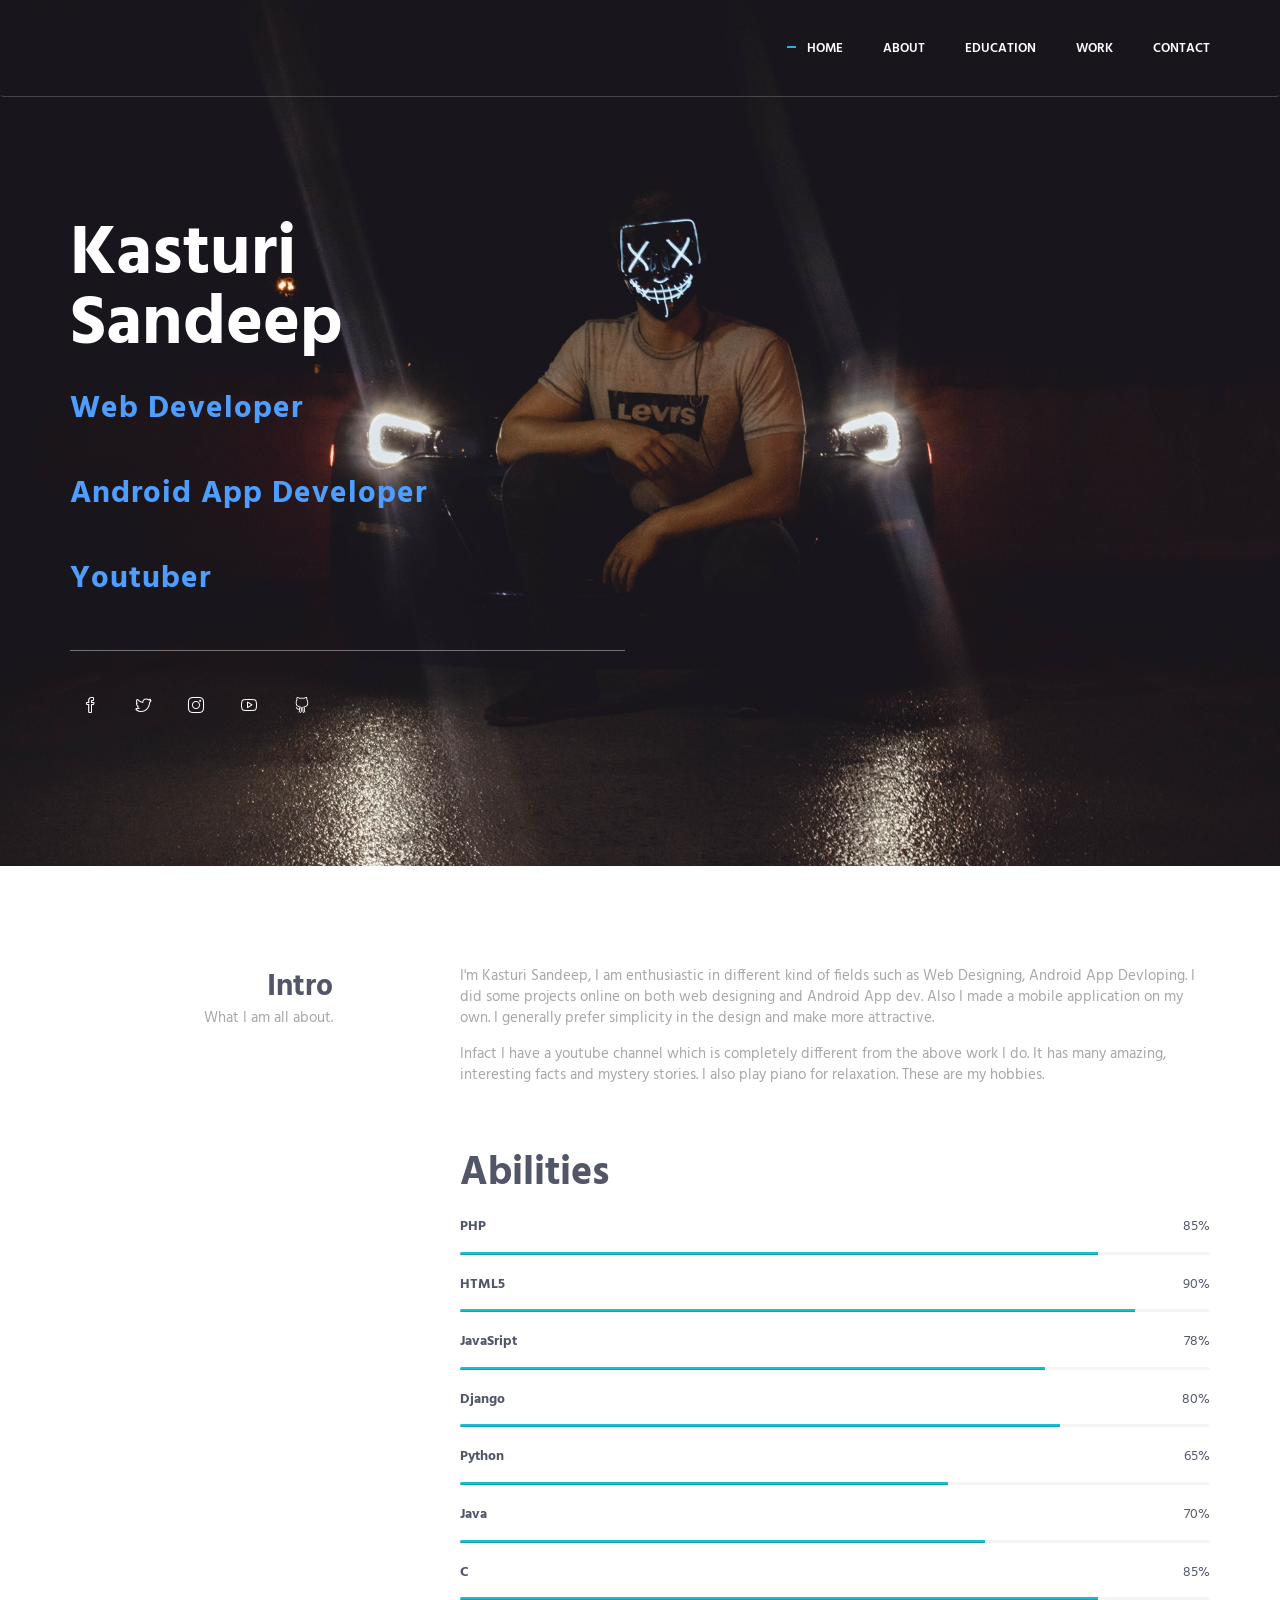
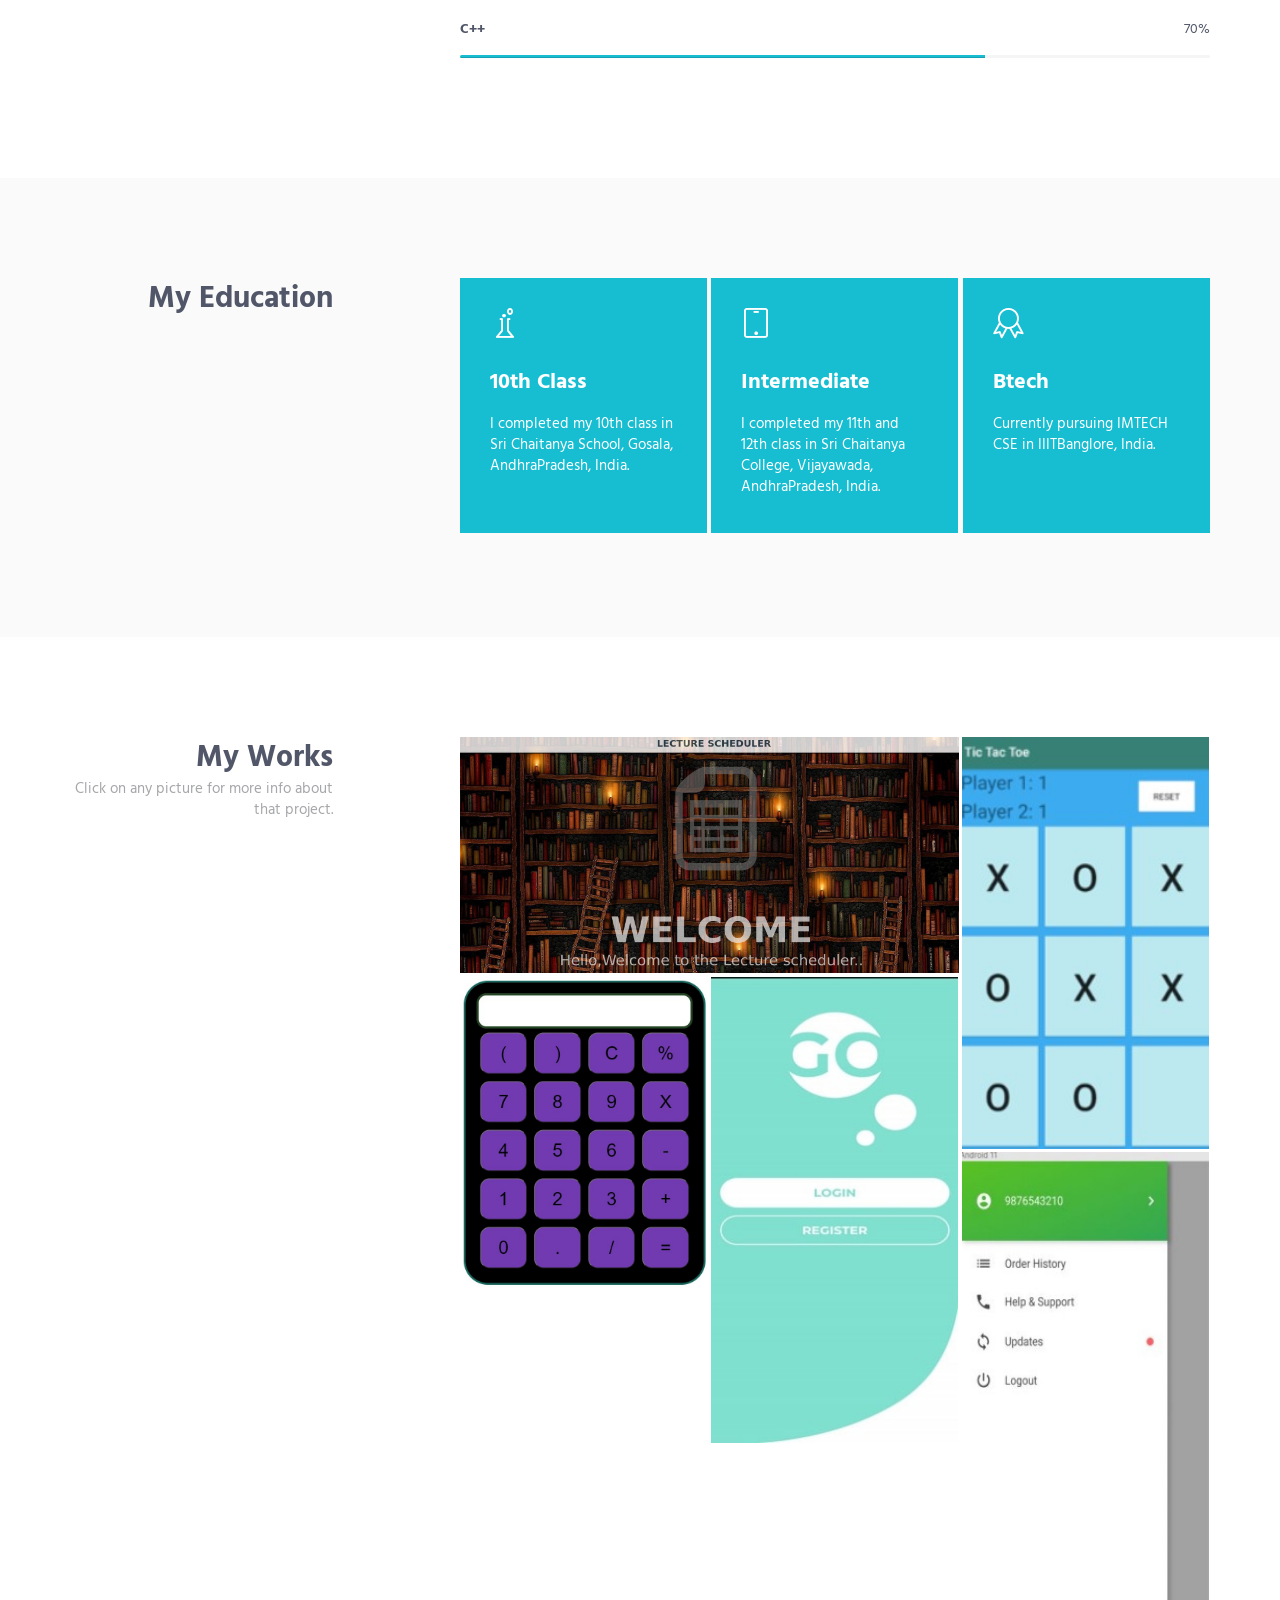
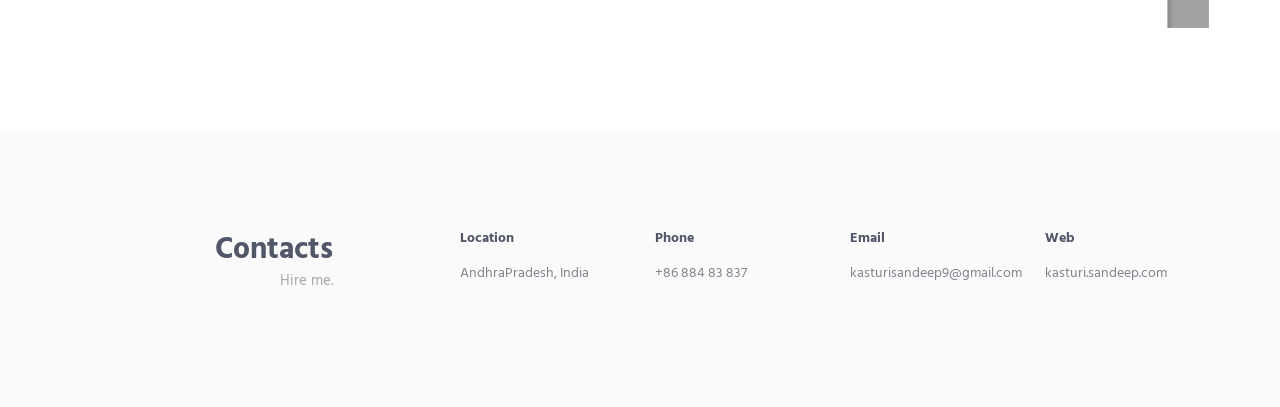
<file: index.html>
<!DOCTYPE html>
<html lang="en" class="no-js">
    <!-- BEGIN HEAD -->
    <head>
        <meta charset="utf-8"/>
        <title>My Personal Portfolio</title>
        <meta http-equiv="X-UA-Compatible" content="IE=edge">
        <meta content="width=device-width, initial-scale=1" name="viewport"/>
        <meta content="" name="description"/>
        <meta content="" name="author"/>

        <!-- GLOBAL MANDATORY STYLES -->
        <link href="http://fonts.googleapis.com/css?family=Hind:300,400,500,600,700" rel="stylesheet" type="text/css">
        <link href="vendor/simple-line-icons/css/simple-line-icons.css" rel="stylesheet" type="text/css"/>
        <link href="vendor/bootstrap/css/bootstrap.min.css" rel="stylesheet" type="text/css"/>

        <!-- PAGE LEVEL PLUGIN STYLES -->
        <link href="css/animate.css" rel="stylesheet">

        <!-- THEME STYLES -->
        <link href="css/layout.min.css" rel="stylesheet" type="text/css"/>

        <!-- Favicon -->
        <link rel="shortcut icon" href="favicon.ico"/>
    </head>
    <!-- END HEAD -->

    <!-- BODY -->
    <body id="body" data-spy="scroll" data-target=".header">

        <!--========== HEADER ==========-->
        <header class="header navbar-fixed-top">
            <!-- Navbar -->
            <nav class="navbar" role="navigation">
                <div class="container">
                    <!-- Brand and toggle get grouped for better mobile display -->
                    <div class="menu-container js_nav-item">
                        <button type="button" class="navbar-toggle" data-toggle="collapse" data-target=".nav-collapse">
                            <span class="sr-only">Toggle navigation</span>
                            <span class="toggle-icon"></span>
                        </button>

                    </div>

                    <!-- Collect the nav links, forms, and other content for toggling -->
                    <div class="collapse navbar-collapse nav-collapse">
                        <div class="menu-container">
                            <ul class="nav navbar-nav navbar-nav-right">
                                <li class="js_nav-item nav-item"><a class="nav-item-child nav-item-hover" href="#body">Home</a></li>
                                <li class="js_nav-item nav-item"><a class="nav-item-child nav-item-hover" href="#about">About</a></li>
                                <li class="js_nav-item nav-item"><a class="nav-item-child nav-item-hover" href="#experience">Education</a></li>
                                <li class="js_nav-item nav-item"><a class="nav-item-child nav-item-hover" href="#work">Work</a></li>
                                <li class="js_nav-item nav-item"><a class="nav-item-child nav-item-hover" href="#contact">Contact</a></li>
                            </ul>
                        </div>
                    </div>
                    <!-- End Navbar Collapse -->
                </div>
            </nav>
            <!-- Navbar -->
        </header>
        <!--========== END HEADER ==========-->

        <!--========== SLIDER ==========-->
        <div class="promo-block parallax-window" data-parallax="scroll" data-image-src="img/1920x1080/01.jpg">
            <div class="container">
                <div class="row">
                    <div class="col-sm-6">
                        <div class="promo-block-divider">
                            <h1 class="promo-block-title">Kasturi <br/> Sandeep</h1>
                            <!--<p class="promo-block-text">Web Designer,<br/> App Developer &amp;<br/> Youtuber</p> -->
                            <div class="animated-text">
                              <h3>Web Developer</h3>
                              <h3>Android App Developer</h3>
                              <h3>Youtuber</h3>
                            </div>
                        </div>
                        <ul class="list-inline">
                            <li><a href="https://www.facebook.com/kasturi.sandeep.5/" class="social-icons"><i class="icon-social-facebook"></i></a></li>
                            <li><a href="https://twitter.com/KasturiSandeep1?s=08" class="social-icons"><i class="icon-social-twitter"></i></a></li>
                            <li><a href="https://www.instagram.com/chillsandeep9/" class="social-icons"><i class="icon-social-instagram"></i></a></li>
                            <li><a href="https://www.youtube.com/channel/UCi8Di5qMB1vQZrlb3VEMIdg" class="social-icons"><i class="icon-social-youtube"></i></a></li>
                            <li><a href="https://github.com/kasturisandeep" class="social-icons"><i class="icon-social-github"></i></a></li>
                        </ul>
                    </div>
                </div>
                <!--// end row -->
            </div>
        </div>
        <!--========== SLIDER ==========-->

        <!--========== PAGE LAYOUT ==========-->
        <!-- About -->
       <!---->
        <div id="about">
            <div class="container content-lg">
                <div class="row">
                    <div class="col-sm-3 sm-margin-b-30">
                        <div class="text-right sm-text-left">
                            <h2 class="margin-b-0">Intro</h2>
                            <p>What I am all about.</p>
                        </div>
                    </div>
                    <div class="col-sm-8 col-sm-offset-1">
                        <div class="margin-b-60">
                            <p>I'm Kasturi Sandeep, I am enthusiastic in different kind of fields such as Web Designing, Android App Devloping. I did some projects online on both web designing and Android App dev. Also I made a mobile application on my own. I generally prefer simplicity in the design and make more attractive. </p>
                            <p>Infact I have a youtube channel which is completely different from the above work I do. It has many amazing, interesting facts and mystery stories. I also play piano for relaxation. These are my hobbies.</p>
                        </div>
                        <h1 class="color-Red"> Abilities</h1>
                        <!-- Progress Box -->
                        <div class="progress-box">
                            <h5>PHP <span class="color-heading pull-right">85%</span></h5>
                            <div class="progress">
                                <div class="progress-bar bg-color-base" role="progressbar" data-width="85"></div>
                            </div>
                        </div>
                        <div class="progress-box">
                            <h5>HTML5 <span class="color-heading pull-right">90%</span></h5>
                            <div class="progress">
                                <div class="progress-bar bg-color-base" role="progressbar" data-width="90"></div>
                            </div>
                        </div>
                        <div class="progress-box">
                            <h5>JavaSript <span class="color-heading pull-right">78%</span></h5>
                            <div class="progress">
                                <div class="progress-bar bg-color-base" role="progressbar" data-width="78"></div>
                            </div>
                        </div>
                        <div class="progress-box">
                            <h5>Django <span class="color-heading pull-right">80%</span></h5>
                            <div class="progress">
                                <div class="progress-bar bg-color-base" role="progressbar" data-width="80"></div>
                            </div>
                        </div>
                        <div class="progress-box">
                            <h5>Python <span class="color-heading pull-right">65%</span></h5>
                            <div class="progress">
                                <div class="progress-bar bg-color-base" role="progressbar" data-width="65"></div>
                            </div>
                        </div>
                        <div class="progress-box">
                            <h5>Java <span class="color-heading pull-right">70%</span></h5>
                            <div class="progress">
                                <div class="progress-bar bg-color-base" role="progressbar" data-width="70"></div>
                            </div>
                        </div>
                        <div class="progress-box">
                            <h5>C <span class="color-heading pull-right">85%</span></h5>
                            <div class="progress">
                                <div class="progress-bar bg-color-base" role="progressbar" data-width="85"></div>
                            </div>
                        </div>
                        <div class="progress-box">
                            <h5>C++ <span class="color-heading pull-right">70%</span></h5>
                            <div class="progress">
                                <div class="progress-bar bg-color-base" role="progressbar" data-width="70"></div>
                            </div>
                        </div>
                        <!-- End Progress Box -->
                    </div>
                </div>
                <!--// end row -->
            </div>
        </div>
        <!-- End About -->

        <!-- Experience -->
        <div id="experience">
            <div class="bg-color-sky-light" data-auto-height="true">
                <div class="container content-lg">
                    <div class="row">
                        <div class="col-sm-3 sm-margin-b-30">
                            <div class="text-right sm-text-left">
                                <h2 class="margin-b-0">My Education</h2>
                                
                            </div>
                        </div>
                        <div class="col-sm-8 col-sm-offset-1">
                            <div class="row row-space-2 margin-b-4">
                                <div class="col-md-4 md-margin-b-4">
                                    <div class="service bg-color-base wow zoomIn" data-height="height" data-wow-duration=".3" data-wow-delay=".1s">
                                        <div class="service-element">
                                            <i class="service-icon color-white icon-chemistry"></i>
                                        </div>
                                        <div class="service-info">
                                            <h3 class="color-white">10th Class</h3>
                                            <p class="color-white margin-b-5">I completed my 10th class in Sri Chaitanya School, Gosala, AndhraPradesh, India.</p>
                                        </div>
                                        <a href="#" class="content-wrapper-link"></a>    
                                    </div>
                                </div>
                                <div class="col-md-4 md-margin-b-4">
                                    <div class="service bg-color-base wow zoomIn" data-height="height" data-wow-duration=".3" data-wow-delay=".1s">
                                        <div class="service-element">
                                            <i class="service-icon color-white icon-screen-tablet"></i>
                                        </div>
                                        <div class="service-info">
                                            <h3 class="color-white">Intermediate</h3>
                                            <p class="color-white margin-b-5">I completed my 11th and 12th class in Sri Chaitanya College, Vijayawada, AndhraPradesh, India.</p>
                                        </div>
                                        <a href="#" class="content-wrapper-link"></a>    
                                    </div>
                                </div>
                                <div class="col-md-4">
                                  <!--  <div class="service" data-height="height">   -->
                                  <div class="service bg-color-base wow zoomIn" data-height="height" data-wow-duration=".3" data-wow-delay=".1s">
                                        <div class="service-element">
                                            <i class="service-icon color-white icon-badge"></i>
                                        </div>
                                        <div class="service-info">
                                            <h3 class="color-white">Btech</h3>
                                            <p class="color-white margin-b-5">Currently pursuing IMTECH CSE in IIITBanglore, India.</p>
                                        </div>
                                        <a href="#" class="content-wrapper-link"></a>    
                                    </div>
                                </div> 
                            </div>
                            <!--// end row -->
                        </div>
                    </div>
                    <!--// end row -->
                </div>
            </div>
        </div>
        <!-- End Experience -->

        <!-- Work -->
        <div id="work">
            <div class="container content-lg">
                <div class="row">
                    <div class="col-sm-3 sm-margin-b-30">
                        <div class="text-right sm-text-left">
                            <h2 class="margin-b-0">My Works</h2>
                            <p>Click on any picture for more info about that project.</p>
        
                        </div>
                    </div>
                    <div class="col-sm-8 col-sm-offset-1">
                        <!-- Masonry Grid -->
                        <div class="masonry-grid row row-space-2">
                            <div class="masonry-grid-sizer col-xs-6 col-sm-6 col-md-1"></div>
                            <div class="masonry-grid-item col-xs-12 col-sm-6 col-md-8 margin-b-4">
                                <!-- Work -->
                                <div class="work work-popup-trigger">
                                    <div class="work-overlay">
                                        <img class="full-width img-responsive" src="img/800x400/01.jpg" alt="Portfolio Image">
                                    </div>
                                    <div class="work-popup-overlay">
                                        <div class="work-popup-content">
                                            <a href="javascript:void(0);" class="work-popup-close">Hide</a>
                                            <div class="margin-b-30">
                                                <h3 class="margin-b-5">Art Of Coding</h3>
                                                <span>Clean &amp; Effective Lecture Scheduler</span>
                                            </div>
                                            <div class="row">
                                                <div class="col-sm-8 work-popup-content-divider sm-margin-b-20">
                                                    <div class="margin-t-10 sm-margin-t-0">
                                                        <p>In an academic institute, scheduling classes is one of the most important task. Doing it manually is cumbersome. Getting this task done faster and automated can save a lot of time. So lecture scheduler does this work. It will make a weekly timetable for each class and each teacher.</p>
                                                        <p>Using Flask, we will connect different templates made using HTML and CSS. This will be used to get required inputs and store in a SQLAlchemy database. We will have classes, subjects and instructors. For every class we will define a list of subjects and each subject will be linked to an instructor. Using Genetic Algorithm we will schedule the lectures for classes to different time-slots. </p>
                                                        <ul class="list-inline work-popup-tag">
                                                            <li class="work-popup-tag-item"><a class="work-popup-tag-link" href="#">Web Design,</a></li>
                                                            <li class="work-popup-tag-item"><a class="work-popup-tag-link" href="#">Coding,</a></li>
                                                            <li class="work-popup-tag-item"><a class="work-popup-tag-link" href="#">Portfolio</a></li>
                                                        </ul>
                                                    </div>
                                                </div>
                                                <div class="col-sm-4">
                                                    <div class="margin-t-10 sm-margin-t-0">
                                                        <p class="margin-b-5"><strong>Project:</strong> Lecture Scheduler</p>
                                                        <p class="margin-b-5"><strong>Designer:</strong> Sandeep, Vignesh, Abhi</p>
                                                        <p class="margin-b-5"><strong>Developer:</strong> Sandeep, Vignesh, Abhi</p>
                                        
                                                    </div>
                                                </div>
                                            </div>
                                        </div>
                                    </div>
                                </div>
                                <!-- End Work -->
                            </div>
                            <div class="masonry-grid-item col-xs-12 col-sm-6 col-md-4 margin-b-4">
                                <!-- Work -->
                                <div class="work work-popup-trigger">
                                    <div class="work-overlay">
                                        <img class="full-width img-responsive" src="img/397x400/01.jpg" alt="Portfolio Image">
                                    </div>
                                    <div class="work-popup-overlay">
                                        <div class="work-popup-content">
                                            <a href="javascript:void(0);" class="work-popup-close">Hide</a>
                                            <div class="margin-b-30">
                                                <h3 class="margin-b-5">Art Of Coding</h3>
                                                <span>Clean &amp; Easy Tic-Tac-Toe App</span>
                                            </div>
                                            <div class="row">
                                                <div class="col-sm-8 work-popup-content-divider sm-margin-b-20">
                                                    <div class="margin-t-10 sm-margin-t-0">
                                                        <p>It is a normal Tic-tac-Toe application developed using java. It has 2-d array of buttons. It checks if the player is a winner or not by matching the 3 buttons with the 3 fields.</p>
                                                        <p>As we know, it is a very popular game. 2 players can play this game. One person takes 'X' and other 'O'. If a person arranges all 3 X/O in horizontal/vertical/diagonal, then he/she is a winner.</p>
                                                        <ul class="list-inline work-popup-tag">
                                                            <li class="work-popup-tag-item"><a class="work-popup-tag-link" href="#">Android App Dev,</a></li>
                                                            <li class="work-popup-tag-item"><a class="work-popup-tag-link" href="#">Coding,</a></li>
                                                            <li class="work-popup-tag-item"><a class="work-popup-tag-link" href="#">Portfolio</a></li>
                                                        </ul>
                                                    </div>
                                                </div>
                                                <div class="col-sm-4">
                                                    <div class="margin-t-10 sm-margin-t-0">
                                                        <p class="margin-b-5"><strong>Project:</strong> Tic-Tac-Toe</p>
                                                        <p class="margin-b-5"><strong>Designer:</strong> Sandeep</p>
                                                        <p class="margin-b-5"><strong>Developer:</strong> Sandeep</p>
                
                                                    </div>
                                                </div>
                                            </div>
                                        </div>
                                    </div>
                                </div>
                                <!-- End Work -->
                            </div>
                            <div class="masonry-grid-item col-xs-12 col-sm-6 col-md-4 md-margin-b-4">
                                <!-- Work -->
                                <div class="work work-popup-trigger">
                                    <div class="work-overlay">
                                        <img class="full-width img-responsive" src="img/397x300/01.jpg" alt="Portfolio Image">
                                    </div>
                                    <div class="work-popup-overlay">
                                        <div class="work-popup-content">
                                            <a href="javascript:void(0);" class="work-popup-close">Hide</a>
                                            <div class="margin-b-30">
                                                <h3 class="margin-b-5">Art Of Coding</h3>
                                                <span>Clean &amp; Simple Calculator</span>
                                            </div>
                                            <div class="row">
                                                <div class="col-sm-8 work-popup-content-divider sm-margin-b-20">
                                                    <div class="margin-t-10 sm-margin-t-0">
                                                        <p>This is a normal Calculator developed using HTML, CSS and JavaSript.</p>
                                                        <p>It does math operations like add, subtract, multiply and divide. It is much useful when we want to perform a  calculation quickly.</p>
                                                        <ul class="list-inline work-popup-tag">
                                                            <li class="work-popup-tag-item"><a class="work-popup-tag-link" href="#">Web Design,</a></li>
                                                            <li class="work-popup-tag-item"><a class="work-popup-tag-link" href="#">Coding,</a></li>
                                                            <li class="work-popup-tag-item"><a class="work-popup-tag-link" href="#">Portfolio</a></li>
                                                        </ul>
                                                    </div>
                                                </div>
                                                <div class="col-sm-4">
                                                    <div class="margin-t-10 sm-margin-t-0">
                                                        <p class="margin-b-5"><strong>Project:</strong> Simple Calculator</p>
                                                        <p class="margin-b-5"><strong>Designer:</strong> Kasturi Sandeep</p>
                                                        <p class="margin-b-5"><strong>Developer:</strong> Kasturi Sandeep</p>
                                                        
                                                    </div>
                                                </div>
                                            </div>
                                        </div>
                                    </div>
                                </div>
                                <!-- End Work -->
                            </div>
                            <div class="masonry-grid-item col-xs-12 col-sm-6 col-md-4 md-margin-b-4">
                                <!-- Work -->
                                <div class="work work-popup-trigger">
                                    <div class="work-overlay">
                                        <img class="full-width img-responsive" src="img/397x300/02.jpg" alt="Portfolio Image">
                                    </div>
                                    <div class="work-popup-overlay">
                                        <div class="work-popup-content">
                                            <a href="javascript:void(0);" class="work-popup-close">Hide</a>
                                            <div class="margin-b-30">
                                                <h3 class="margin-b-5">Art Of Coding</h3>
                                                <span>Clean &amp; Simple Login/Register Design</span>
                                            </div>
                                            <div class="row">
                                                <div class="col-sm-8 work-popup-content-divider sm-margin-b-20">
                                                    <div class="margin-t-10 sm-margin-t-0">
                                                        <p>This is just a normal Mobile Application which has Login/Register screen. If you are new to this app, you can click the Register button and if your already registered before, then you can simply login to it.</p>
                                                        <p>It has total of 7 screens. It has imaage followed by a Welcome page. I used buttons in Burger menu for navigating through other screens, like Account, Order History, Add Address and Logout. I added razorpay to the Homescreen.</p>
                                                        <ul class="list-inline work-popup-tag">
                                                            <li class="work-popup-tag-item"><a class="work-popup-tag-link" href="#">App Design,</a></li>
                                                            <li class="work-popup-tag-item"><a class="work-popup-tag-link" href="#">Coding,</a></li>
                                                            <li class="work-popup-tag-item"><a class="work-popup-tag-link" href="#">Portfolio</a></li>
                                                        </ul>
                                                    </div>
                                                </div>
                                                <div class="col-sm-4">
                                                    <div class="margin-t-10 sm-margin-t-0">
                                                        <p class="margin-b-5"><strong>Project:</strong> Login/Register Mobile Application</p>
                                                        <p class="margin-b-5"><strong>Designer:</strong> Kasturi Sandeep</p>
                                                        <p class="margin-b-5"><strong>Developer:</strong> Kasturi Sandeep</p>
                                                        
                                                    </div>
                                                </div>
                                            </div>
                                        </div>
                                    </div>
                                </div>
                                <!-- End Work -->
                            </div>
                            <div class="masonry-grid-item col-xs-12 col-sm-6 col-md-4">
                                <!-- Work -->
                                <div class="work work-popup-trigger">
                                    <div class="work-overlay">
                                        <img class="full-width img-responsive" src="img/397x300/03.jpg" alt="Portfolio Image">
                                    </div>
                                    <div class="work-popup-overlay">
                                        <div class="work-popup-content">
                                            <a href="javascript:void(0);" class="work-popup-close">Hide</a>
                                            <div class="margin-b-30">
                                                <h3 class="margin-b-5">Mobile Application</h3>
                                                <span>Clean &amp; Simple Login/Register Design</span>
                                            </div>
                                            <div class="row">
                                                <div class="col-sm-8 work-popup-content-divider sm-margin-b-20">
                                                    <div class="margin-t-10 sm-margin-t-0">
                                                        <p>This is just a normal Mobile Application which has Login/Register screen. If you are new to this app, you can click the Register button and if your already registered before, then you can simply login to it. </p>
                                                        <p>It has total of 7 screens. It has imaage followed by a Welcome page. I used buttons in Burger menu for navigating through other screens, like Account, Order History, Add Address and Logout. I added razorpay to the Homescreen.</p>
                                                        <ul class="list-inline work-popup-tag">
                                                            <li class="work-popup-tag-item"><a class="work-popup-tag-link" href="#">App Design,</a></li>
                                                            <li class="work-popup-tag-item"><a class="work-popup-tag-link" href="#">Coding,</a></li>
                                                            <li class="work-popup-tag-item"><a class="work-popup-tag-link" href="#">Portfolio</a></li>
                                                        </ul>
                                                    </div>
                                                </div>
                                                <div class="col-sm-4">
                                                    <div class="margin-t-10 sm-margin-t-0">
                                                        <p class="margin-b-5"><strong>Project:</strong> Login/Register Mobile Application</p>
                                                        <p class="margin-b-5"><strong>Designer:</strong> Kasturi Sandeep</p>
                                                        <p class="margin-b-5"><strong>Developer:</strong> Kasturi Sandeep</p>
                                                
                                                    </div>
                                                </div>
                                            </div>
                                        </div>
                                    </div>
                                </div>
                                <!-- End Work -->
                            </div>
                        </div>
                        <!-- End Masonry Grid -->
                    </div>
                </div>
                <!--// end row -->
            </div>
        </div>
        <!-- End Work -->
            
        <!-- Contact -->
        <div id="contact">
            <div class="bg-color-sky-light">
                <div class="container content-lg">
                    <div class="row">
                        <div class="col-sm-3 sm-margin-b-30">
                            <div class="text-right sm-text-left">
                                <h2 class="margin-b-0">Contacts</h2>
                                <p>Hire me.</p>
                            </div>
                        </div>
                        <div class="col-sm-8 col-sm-offset-1">
                            <div class="row">
                                <div class="col-md-3 col-xs-6 md-margin-b-30">
                                    <h5>Location</h5>
                                    <a href="https://goo.gl/maps/TTYHc7Z1YdPVSMcz7">AndhraPradesh, India</a>
                                </div>
                                <div class="col-md-3 col-xs-6 md-margin-b-30">
                                    <h5>Phone</h5>
                                    <a href="#">+86 884 83 837</a>
                                </div>
                                <div class="col-md-3 col-xs-6">
                                    <h5>Email</h5>
                                    <a href="mailto: kasturisandeep9@gmail.com">kasturisandeep9@gmail.com</a>
                                </div>
                                <div class="col-md-3 col-xs-6">
                                    <h5>Web</h5>
                                    <a href="#">kasturi.sandeep.com</a>
                                </div>
                            </div>
                        </div>
                    </div>
                    <!--// end row -->
                </div>
            </div>
        </div>
        <!-- End Contact -->
        <!--========== END PAGE LAYOUT ==========-->

       

        <!-- Back To Top -->
        <a href="javascript:void(0);" class="js-back-to-top back-to-top">Top</a>

        <!-- JAVASCRIPTS(Load javascripts at bottom, this will reduce page load time) -->
        <!-- CORE PLUGINS -->
        <script src="vendor/jquery.min.js" type="text/javascript"></script>
        <script src="vendor/jquery-migrate.min.js" type="text/javascript"></script>
        <script src="vendor/bootstrap/js/bootstrap.min.js" type="text/javascript"></script>

        <!-- PAGE LEVEL PLUGINS -->
        <script src="vendor/jquery.easing.js" type="text/javascript"></script>
        <script src="vendor/jquery.back-to-top.js" type="text/javascript"></script>
        <script src="vendor/jquery.smooth-scroll.js" type="text/javascript"></script>
        <script src="vendor/jquery.wow.min.js" type="text/javascript"></script>
        <script src="vendor/jquery.parallax.min.js" type="text/javascript"></script>
        <script src="vendor/jquery.appear.js" type="text/javascript"></script>
        <script src="vendor/masonry/jquery.masonry.pkgd.min.js" type="text/javascript"></script>
        <script src="vendor/masonry/imagesloaded.pkgd.min.js" type="text/javascript"></script>

        <!-- PAGE LEVEL SCRIPTS -->
        <script src="js/layout.min.js" type="text/javascript"></script>
        <script src="js/components/progress-bar.min.js" type="text/javascript"></script>
        <script src="js/components/masonry.min.js" type="text/javascript"></script>
        <script src="js/components/wow.min.js" type="text/javascript"></script>

    </body>
    <!-- END BODY -->
</html>
</file>
<file: vendor/simple-line-icons/css/simple-line-icons.css>
@font-face {
  font-family: 'simple-line-icons';
  src: url('../fonts/Simple-Line-Icons.eot?v=2.3.2');
  src: url('../fonts/Simple-Line-Icons.eot?v=2.3.2#iefix') format('embedded-opentype'), url('../fonts/Simple-Line-Icons.woff2?v=2.3.2') format('woff2'), url('../fonts/Simple-Line-Icons.ttf?v=2.3.2') format('truetype'), url('../fonts/Simple-Line-Icons.woff?v=2.3.2') format('woff'), url('../fonts/Simple-Line-Icons.svg?v=2.3.2#simple-line-icons') format('svg');
  font-weight: normal;
  font-style: normal;
}
/*
 Use the following CSS code if you want to have a class per icon.
 Instead of a list of all class selectors, you can use the generic [class*="icon-"] selector, but it's slower:
*/
.icon-user,
.icon-people,
.icon-user-female,
.icon-user-follow,
.icon-user-following,
.icon-user-unfollow,
.icon-login,
.icon-logout,
.icon-emotsmile,
.icon-phone,
.icon-call-end,
.icon-call-in,
.icon-call-out,
.icon-map,
.icon-location-pin,
.icon-direction,
.icon-directions,
.icon-compass,
.icon-layers,
.icon-menu,
.icon-list,
.icon-options-vertical,
.icon-options,
.icon-arrow-down,
.icon-arrow-left,
.icon-arrow-right,
.icon-arrow-up,
.icon-arrow-up-circle,
.icon-arrow-left-circle,
.icon-arrow-right-circle,
.icon-arrow-down-circle,
.icon-check,
.icon-clock,
.icon-plus,
.icon-minus,
.icon-close,
.icon-exclamation,
.icon-organization,
.icon-trophy,
.icon-screen-smartphone,
.icon-screen-desktop,
.icon-plane,
.icon-notebook,
.icon-mustache,
.icon-mouse,
.icon-magnet,
.icon-energy,
.icon-disc,
.icon-cursor,
.icon-cursor-move,
.icon-crop,
.icon-chemistry,
.icon-speedometer,
.icon-shield,
.icon-screen-tablet,
.icon-magic-wand,
.icon-hourglass,
.icon-graduation,
.icon-ghost,
.icon-game-controller,
.icon-fire,
.icon-eyeglass,
.icon-envelope-open,
.icon-envelope-letter,
.icon-bell,
.icon-badge,
.icon-anchor,
.icon-wallet,
.icon-vector,
.icon-speech,
.icon-puzzle,
.icon-printer,
.icon-present,
.icon-playlist,
.icon-pin,
.icon-picture,
.icon-handbag,
.icon-globe-alt,
.icon-globe,
.icon-folder-alt,
.icon-folder,
.icon-film,
.icon-feed,
.icon-drop,
.icon-drawer,
.icon-docs,
.icon-doc,
.icon-diamond,
.icon-cup,
.icon-calculator,
.icon-bubbles,
.icon-briefcase,
.icon-book-open,
.icon-basket-loaded,
.icon-basket,
.icon-bag,
.icon-action-undo,
.icon-action-redo,
.icon-wrench,
.icon-umbrella,
.icon-trash,
.icon-tag,
.icon-support,
.icon-frame,
.icon-size-fullscreen,
.icon-size-actual,
.icon-shuffle,
.icon-share-alt,
.icon-share,
.icon-rocket,
.icon-question,
.icon-pie-chart,
.icon-pencil,
.icon-note,
.icon-loop,
.icon-home,
.icon-grid,
.icon-graph,
.icon-microphone,
.icon-music-tone-alt,
.icon-music-tone,
.icon-earphones-alt,
.icon-earphones,
.icon-equalizer,
.icon-like,
.icon-dislike,
.icon-control-start,
.icon-control-rewind,
.icon-control-play,
.icon-control-pause,
.icon-control-forward,
.icon-control-end,
.icon-volume-1,
.icon-volume-2,
.icon-volume-off,
.icon-calendar,
.icon-bulb,
.icon-chart,
.icon-ban,
.icon-bubble,
.icon-camrecorder,
.icon-camera,
.icon-cloud-download,
.icon-cloud-upload,
.icon-envelope,
.icon-eye,
.icon-flag,
.icon-heart,
.icon-info,
.icon-key,
.icon-link,
.icon-lock,
.icon-lock-open,
.icon-magnifier,
.icon-magnifier-add,
.icon-magnifier-remove,
.icon-paper-clip,
.icon-paper-plane,
.icon-power,
.icon-refresh,
.icon-reload,
.icon-settings,
.icon-star,
.icon-symbol-female,
.icon-symbol-male,
.icon-target,
.icon-credit-card,
.icon-paypal,
.icon-social-tumblr,
.icon-social-twitter,
.icon-social-facebook,
.icon-social-instagram,
.icon-social-linkedin,
.icon-social-pinterest,
.icon-social-github,
.icon-social-google,
.icon-social-reddit,
.icon-social-skype,
.icon-social-dribbble,
.icon-social-behance,
.icon-social-foursqare,
.icon-social-soundcloud,
.icon-social-spotify,
.icon-social-stumbleupon,
.icon-social-youtube,
.icon-social-dropbox {
  font-family: 'simple-line-icons';
  speak: none;
  font-style: normal;
  font-weight: normal;
  font-variant: normal;
  text-transform: none;
  line-height: 1;
  /* Better Font Rendering =========== */
  -webkit-font-smoothing: antialiased;
  -moz-osx-font-smoothing: grayscale;
}
.icon-user:before {
  content: "\e005";
}
.icon-people:before {
  content: "\e001";
}
.icon-user-female:before {
  content: "\e000";
}
.icon-user-follow:before {
  content: "\e002";
}
.icon-user-following:before {
  content: "\e003";
}
.icon-user-unfollow:before {
  content: "\e004";
}
.icon-login:before {
  content: "\e066";
}
.icon-logout:before {
  content: "\e065";
}
.icon-emotsmile:before {
  content: "\e021";
}
.icon-phone:before {
  content: "\e600";
}
.icon-call-end:before {
  content: "\e048";
}
.icon-call-in:before {
  content: "\e047";
}
.icon-call-out:before {
  content: "\e046";
}
.icon-map:before {
  content: "\e033";
}
.icon-location-pin:before {
  content: "\e096";
}
.icon-direction:before {
  content: "\e042";
}
.icon-directions:before {
  content: "\e041";
}
.icon-compass:before {
  content: "\e045";
}
.icon-layers:before {
  content: "\e034";
}
.icon-menu:before {
  content: "\e601";
}
.icon-list:before {
  content: "\e067";
}
.icon-options-vertical:before {
  content: "\e602";
}
.icon-options:before {
  content: "\e603";
}
.icon-arrow-down:before {
  content: "\e604";
}
.icon-arrow-left:before {
  content: "\e605";
}
.icon-arrow-right:before {
  content: "\e606";
}
.icon-arrow-up:before {
  content: "\e607";
}
.icon-arrow-up-circle:before {
  content: "\e078";
}
.icon-arrow-left-circle:before {
  content: "\e07a";
}
.icon-arrow-right-circle:before {
  content: "\e079";
}
.icon-arrow-down-circle:before {
  content: "\e07b";
}
.icon-check:before {
  content: "\e080";
}
.icon-clock:before {
  content: "\e081";
}
.icon-plus:before {
  content: "\e095";
}
.icon-minus:before {
  content: "\e615";
}
.icon-close:before {
  content: "\e082";
}
.icon-exclamation:before {
  content: "\e617";
}
.icon-organization:before {
  content: "\e616";
}
.icon-trophy:before {
  content: "\e006";
}
.icon-screen-smartphone:before {
  content: "\e010";
}
.icon-screen-desktop:before {
  content: "\e011";
}
.icon-plane:before {
  content: "\e012";
}
.icon-notebook:before {
  content: "\e013";
}
.icon-mustache:before {
  content: "\e014";
}
.icon-mouse:before {
  content: "\e015";
}
.icon-magnet:before {
  content: "\e016";
}
.icon-energy:before {
  content: "\e020";
}
.icon-disc:before {
  content: "\e022";
}
.icon-cursor:before {
  content: "\e06e";
}
.icon-cursor-move:before {
  content: "\e023";
}
.icon-crop:before {
  content: "\e024";
}
.icon-chemistry:before {
  content: "\e026";
}
.icon-speedometer:before {
  content: "\e007";
}
.icon-shield:before {
  content: "\e00e";
}
.icon-screen-tablet:before {
  content: "\e00f";
}
.icon-magic-wand:before {
  content: "\e017";
}
.icon-hourglass:before {
  content: "\e018";
}
.icon-graduation:before {
  content: "\e019";
}
.icon-ghost:before {
  content: "\e01a";
}
.icon-game-controller:before {
  content: "\e01b";
}
.icon-fire:before {
  content: "\e01c";
}
.icon-eyeglass:before {
  content: "\e01d";
}
.icon-envelope-open:before {
  content: "\e01e";
}
.icon-envelope-letter:before {
  content: "\e01f";
}
.icon-bell:before {
  content: "\e027";
}
.icon-badge:before {
  content: "\e028";
}
.icon-anchor:before {
  content: "\e029";
}
.icon-wallet:before {
  content: "\e02a";
}
.icon-vector:before {
  content: "\e02b";
}
.icon-speech:before {
  content: "\e02c";
}
.icon-puzzle:before {
  content: "\e02d";
}
.icon-printer:before {
  content: "\e02e";
}
.icon-present:before {
  content: "\e02f";
}
.icon-playlist:before {
  content: "\e030";
}
.icon-pin:before {
  content: "\e031";
}
.icon-picture:before {
  content: "\e032";
}
.icon-handbag:before {
  content: "\e035";
}
.icon-globe-alt:before {
  content: "\e036";
}
.icon-globe:before {
  content: "\e037";
}
.icon-folder-alt:before {
  content: "\e039";
}
.icon-folder:before {
  content: "\e089";
}
.icon-film:before {
  content: "\e03a";
}
.icon-feed:before {
  content: "\e03b";
}
.icon-drop:before {
  content: "\e03e";
}
.icon-drawer:before {
  content: "\e03f";
}
.icon-docs:before {
  content: "\e040";
}
.icon-doc:before {
  content: "\e085";
}
.icon-diamond:before {
  content: "\e043";
}
.icon-cup:before {
  content: "\e044";
}
.icon-calculator:before {
  content: "\e049";
}
.icon-bubbles:before {
  content: "\e04a";
}
.icon-briefcase:before {
  content: "\e04b";
}
.icon-book-open:before {
  content: "\e04c";
}
.icon-basket-loaded:before {
  content: "\e04d";
}
.icon-basket:before {
  content: "\e04e";
}
.icon-bag:before {
  content: "\e04f";
}
.icon-action-undo:before {
  content: "\e050";
}
.icon-action-redo:before {
  content: "\e051";
}
.icon-wrench:before {
  content: "\e052";
}
.icon-umbrella:before {
  content: "\e053";
}
.icon-trash:before {
  content: "\e054";
}
.icon-tag:before {
  content: "\e055";
}
.icon-support:before {
  content: "\e056";
}
.icon-frame:before {
  content: "\e038";
}
.icon-size-fullscreen:before {
  content: "\e057";
}
.icon-size-actual:before {
  content: "\e058";
}
.icon-shuffle:before {
  content: "\e059";
}
.icon-share-alt:before {
  content: "\e05a";
}
.icon-share:before {
  content: "\e05b";
}
.icon-rocket:before {
  content: "\e05c";
}
.icon-question:before {
  content: "\e05d";
}
.icon-pie-chart:before {
  content: "\e05e";
}
.icon-pencil:before {
  content: "\e05f";
}
.icon-note:before {
  content: "\e060";
}
.icon-loop:before {
  content: "\e064";
}
.icon-home:before {
  content: "\e069";
}
.icon-grid:before {
  content: "\e06a";
}
.icon-graph:before {
  content: "\e06b";
}
.icon-microphone:before {
  content: "\e063";
}
.icon-music-tone-alt:before {
  content: "\e061";
}
.icon-music-tone:before {
  content: "\e062";
}
.icon-earphones-alt:before {
  content: "\e03c";
}
.icon-earphones:before {
  content: "\e03d";
}
.icon-equalizer:before {
  content: "\e06c";
}
.icon-like:before {
  content: "\e068";
}
.icon-dislike:before {
  content: "\e06d";
}
.icon-control-start:before {
  content: "\e06f";
}
.icon-control-rewind:before {
  content: "\e070";
}
.icon-control-play:before {
  content: "\e071";
}
.icon-control-pause:before {
  content: "\e072";
}
.icon-control-forward:before {
  content: "\e073";
}
.icon-control-end:before {
  content: "\e074";
}
.icon-volume-1:before {
  content: "\e09f";
}
.icon-volume-2:before {
  content: "\e0a0";
}
.icon-volume-off:before {
  content: "\e0a1";
}
.icon-calendar:before {
  content: "\e075";
}
.icon-bulb:before {
  content: "\e076";
}
.icon-chart:before {
  content: "\e077";
}
.icon-ban:before {
  content: "\e07c";
}
.icon-bubble:before {
  content: "\e07d";
}
.icon-camrecorder:before {
  content: "\e07e";
}
.icon-camera:before {
  content: "\e07f";
}
.icon-cloud-download:before {
  content: "\e083";
}
.icon-cloud-upload:before {
  content: "\e084";
}
.icon-envelope:before {
  content: "\e086";
}
.icon-eye:before {
  content: "\e087";
}
.icon-flag:before {
  content: "\e088";
}
.icon-heart:before {
  content: "\e08a";
}
.icon-info:before {
  content: "\e08b";
}
.icon-key:before {
  content: "\e08c";
}
.icon-link:before {
  content: "\e08d";
}
.icon-lock:before {
  content: "\e08e";
}
.icon-lock-open:before {
  content: "\e08f";
}
.icon-magnifier:before {
  content: "\e090";
}
.icon-magnifier-add:before {
  content: "\e091";
}
.icon-magnifier-remove:before {
  content: "\e092";
}
.icon-paper-clip:before {
  content: "\e093";
}
.icon-paper-plane:before {
  content: "\e094";
}
.icon-power:before {
  content: "\e097";
}
.icon-refresh:before {
  content: "\e098";
}
.icon-reload:before {
  content: "\e099";
}
.icon-settings:before {
  content: "\e09a";
}
.icon-star:before {
  content: "\e09b";
}
.icon-symbol-female:before {
  content: "\e09c";
}
.icon-symbol-male:before {
  content: "\e09d";
}
.icon-target:before {
  content: "\e09e";
}
.icon-credit-card:before {
  content: "\e025";
}
.icon-paypal:before {
  content: "\e608";
}
.icon-social-tumblr:before {
  content: "\e00a";
}
.icon-social-twitter:before {
  content: "\e009";
}
.icon-social-facebook:before {
  content: "\e00b";
}
.icon-social-instagram:before {
  content: "\e609";
}
.icon-social-linkedin:before {
  content: "\e60a";
}
.icon-social-pinterest:before {
  content: "\e60b";
}
.icon-social-github:before {
  content: "\e60c";
}
.icon-social-google:before {
  content: "\e60d";
}
.icon-social-reddit:before {
  content: "\e60e";
}
.icon-social-skype:before {
  content: "\e60f";
}
.icon-social-dribbble:before {
  content: "\e00d";
}
.icon-social-behance:before {
  content: "\e610";
}
.icon-social-foursqare:before {
  content: "\e611";
}
.icon-social-soundcloud:before {
  content: "\e612";
}
.icon-social-spotify:before {
  content: "\e613";
}
.icon-social-stumbleupon:before {
  content: "\e614";
}
.icon-social-youtube:before {
  content: "\e008";
}
.icon-social-dropbox:before {
  content: "\e00c";
}
</file>
<file: css/layout.min.css>
.link,body{position:relative;font-family:Hind,sans-serif}.btn-theme,p{line-height:1.4}.btn-theme.active.focus,.btn-theme.active:focus,.btn-theme.focus,.btn-theme:active.focus,.btn-theme:active:focus,.btn-theme:focus,:active,:focus,a,a:active,a:focus,a:hover{outline:0}.btn-theme:hover,.progress-box .progress-bar{transition-property:all;transition-timing-function:cubic-bezier(.7,1,.7,1)}.header .nav-item-child,.link,a,body,em,h1,h2,h3,h4,h5,h6,li,li a,p,span{font-family:Hind,sans-serif}.header .nav-item-hover:after,.link:after,.work .work-overlay:before{content:" "}.back-to-top,.header .nav-item-child,.link{text-transform:uppercase}.back-to-top:focus,.back-to-top:hover,.btn-theme.focus,.btn-theme:focus,.btn-theme:hover,.content-wrapper-link,.header .logo-wrap:focus,.header .logo-wrap:hover,a:active,a:focus,a:hover,h1>a:focus,h2>a:focus,h3>a:focus,h4>a:focus,h5>a:focus,h6>a:focus{text-decoration:none}.container-full-width:after,.container-sm:after{clear:both}html{overflow-x:hidden}body,html,html a{-webkit-font-smoothing:antialiased}p{font-size:15px;font-weight:400;color:#a6a7aa;margin-bottom:15px}em,li,li a{font-size:16px;font-weight:500;color:#515769}a{color:#81848f}a:active,a:focus,a:hover{color:#999caa}.link{font-size:13px;font-weight:600}.back-to-top,.form-control,span{font-weight:400}.link:after{position:absolute;top:8px;right:-15px;width:9px;height:2px;background:#17bed2}span{font-size:14px;color:#bfc1c7}h1,h2,h3,h4,h5,h6{font-weight:700;color:#515769;line-height:1.4;margin:0 0 15px}h1>a,h2>a,h3>a,h4>a,h5>a,h6>a{color:#515769}h1>a:hover,h2>a:hover,h3>a:hover,h4>a:hover,h5>a:hover,h6>a:hover{color:#999caa;text-decoration:none}h1{font-size:40px}h2{font-size:30px}h3,h4{font-size:22px}::selection{color:#fff;background:#17bed2;text-shadow:none}::-webkit-selection{color:#fff;background:#17bed2;text-shadow:none}::-moz-selection{color:#fff;background:#17bed2;text-shadow:none}.section-seperator{border-bottom:1px solid #edf0f2}.content-wrapper-link{position:absolute;top:0;left:0;right:0;bottom:0;display:block;z-index:3}.btn-icon,.btn-theme,.work{position:relative}.btn-theme,.social-icons{display:inline-block;vertical-align:middle;text-align:center}.btn-theme{background-image:none;border-style:solid;white-space:nowrap;-ms-touch-action:manipulation;touch-action:manipulation;cursor:pointer;-webkit-user-select:none;-moz-user-select:none;-ms-user-select:none;user-select:none}.btn-theme:hover{transition-duration:.3s}.btn-theme.active,.btn-theme:active{background-image:none;outline:0}.btn-theme.disabled,.btn-theme[disabled],fieldset[disabled] .btn-theme{cursor:not-allowed;box-shadow:none;opacity:.65;pointer-events:none}.btn-icon{top:1px;margin-right:10px}.btn-white-bg{color:#515769;background:#fff;border-color:transparent;border-width:0}.btn-white-bg.focus,.btn-white-bg:focus,.btn-white-bg:hover{color:#fff;background:#17bed2;border-color:transparent}.btn-white-brd{color:#fff;background:0 0;border-color:#fff;border-width:2px}.btn-white-brd.focus,.btn-white-brd:focus,.btn-white-brd:hover{color:#515769;background:#fff;border-color:#fff}.btn-default-bg{color:#515769;background:#f3f4f5;border-color:transparent;border-width:0}.btn-default-bg.focus,.btn-default-bg:focus,.btn-default-bg:hover{color:#fff;background:#17bed2;border-color:transparent}.btn-theme-sm{font-size:13px;font-weight:600;padding:15px 40px}.btn-theme-md{font-size:15px;font-weight:600;padding:20px 30px}.progress-box .progress{box-shadow:none;height:3px}.progress-box .progress-bar{transition-duration:2s}.social-icons{width:40px;height:40px;font-size:16px;color:#fff;border-radius:50%;padding:11px;transition-duration:.3s;transition-property:all;transition-timing-function:cubic-bezier(.7,1,.7,1)}.work .work-overlay:before,.work .work-popup-overlay{top:0;width:100%;height:100%;transition-property:all;transition-timing-function:cubic-bezier(.7,1,.7,1);transition-duration:.3s;left:0}.social-icons:hover{color:#515769;background:#fff;transition-duration:.3s;transition-property:all;transition-timing-function:cubic-bezier(.7,1,.7,1)}.promo-block{padding:220px 0 130px}.promo-block .promo-block-title{font-size:70px;color:#fff;line-height:1}@media (max-width:480px){.promo-block .promo-block-title{font-size:50px}} .promo-block /*.promo-block-text{font-size:25px;color:#fff}*/ .promo-block .animated-text{position: relative;height: 70px;overflow: hidden} .promo-block .animated-text h3{color: #4e9eff;font-size: 3em;font-weight: 700;line-height: 70px;letter-spacing: 1px} .promo-block .animated-text h3:nth-child(1){animation: text-move 10s infinite};  @keyframes  text-move{0%{margin-top: 0;}25%{margin-top: -70px;}50%{margin-top: -140px;}75%{margin-top: -70px;}100%{margin-top: 0;}}  .promo-block .animated-text h3{font-size: 2.2em}.promo-block .promo-block-divider{border-bottom:1px solid rgba(255,255,255,.4);padding-bottom:20px;margin-bottom:35px}.service{background:#fff;padding:30px}.service .service-element,.service .service-info{-webkit-transform:translate3d(0,0,0);-moz-transform:translate3d(0,0,0);transform:translate3d(0,0,0);transition-duration:.3s;transition-property:all;transition-timing-function:cubic-bezier(.7,1,.7,1)}.service .service-icon{display:block;font-size:30px;color:#999caa;margin-bottom:30px}.service:hover .service-element{opacity:0;-webkit-transform:translate3d(0,-100%,0);-moz-transform:translate3d(0,-100%,0);transform:translate3d(0,-100%,0);transition-duration:.3s;transition-property:all;transition-timing-function:cubic-bezier(.7,1,.7,1)}.service:hover .service-info{-webkit-transform:translate3d(0,-30%,0);-moz-transform:translate3d(0,-30%,0);transform:translate3d(0,-30%,0);transition-duration:.3s;transition-property:all;transition-timing-function:cubic-bezier(.7,1,.7,1)}.work{display:block}.work .work-overlay{position:relative;cursor:pointer}.work .work-overlay:before{position:absolute;background:0 0}.work:hover .work-overlay:before{background:rgba(0,0,0,.5);transition-duration:.3s;transition-property:all;transition-timing-function:cubic-bezier(.7,1,.7,1)}.work .work-popup-overlay{position:fixed;right:0;z-index:99999;opacity:0;visibility:hidden;-webkit-backface-visibility:hidden;backface-visibility:hidden;overflow-x:hidden;background:rgba(81,87,105,.4)}.work .work-popup-overlay-show{opacity:1;visibility:visible;-webkit-backface-visibility:visible;backface-visibility:visible;transition-duration:.3s;transition-property:all;transition-timing-function:cubic-bezier(.7,1,.7,1)}.work .work-popup-content{position:absolute;top:50%;left:0;right:0;width:730px;height:auto;display:block;background:#fff;padding:30px;margin:0 auto;-webkit-transform:translate3d(0,-50%,0);-moz-transform:translate3d(0,-50%,0);transform:translate3d(0,-50%,0)}.header .logo-img,.header .logo-img-main,.header .logo-wrap{display:inline-block}.work .work-popup-content-divider{border-right:1px solid #cdcecf}@media (max-width:768px){.work .work-popup-content{width:95%}.work .work-popup-content-divider{border-right:none;border-bottom:1px solid #cdcecf}}.work .work-popup-close{float:right;font-size:13px;font-weight:700;color:#c5c6cb;transition-duration:.3s;transition-property:all;transition-timing-function:cubic-bezier(.7,1,.7,1)}.work .work-popup-close:hover{color:#aaacb3;transition-duration:.3s;transition-property:all;transition-timing-function:cubic-bezier(.7,1,.7,1)}.work .work-popup-tag{margin:0}.work .work-popup-tag-item{padding:0 2px}.work .work-popup-tag-link{font-size:13px}.footer .footer-logo{width:64px;height:auto}.navbar-fixed-top .navbar-collapse{max-height:100%}.header .navbar{margin-bottom:0;border-bottom:1px solid rgba(255,255,255,.2);transition-duration:.3s;transition-property:all;transition-timing-function:cubic-bezier(.7,1,.7,1)}.header .navbar-toggle{width:25px;height:25px;border:none;padding:0;margin:35px 0}.header .navbar-toggle .toggle-icon{position:relative;width:21px;height:1px;display:inline-block;background:#515769;transition-duration:.3s;transition-property:all;transition-timing-function:cubic-bezier(.7,1,.7,1)}.header .navbar-toggle .toggle-icon:after,.header .navbar-toggle .toggle-icon:before{position:absolute;left:0;background:#515769;content:" "}.header .navbar-toggle .toggle-icon:before{width:10px;height:1px;bottom:10px;-webkit-transform:rotate(0);-moz-transform:rotate(0);transform:rotate(0);transition-duration:.3s;transition-property:all;transition-timing-function:cubic-bezier(.7,1,.7,1)}.header .navbar-toggle .toggle-icon:after{width:16px;height:1px;top:-5px;-webkit-transform:rotate(0);-moz-transform:rotate(0);transform:rotate(0);transition-duration:.3s;transition-property:all;transition-timing-function:cubic-bezier(.7,1,.7,1)}.header .navbar-toggle:hover .toggle-icon{background:#17bed2;transition-duration:.3s;transition-property:all;transition-timing-function:cubic-bezier(.7,1,.7,1)}.header .navbar-toggle:hover .toggle-icon:after,.header .navbar-toggle:hover .toggle-icon:before{width:21px;height:1px;background:#17bed2;transition-duration:.3s;transition-property:all;transition-timing-function:cubic-bezier(.7,1,.7,1)}.header .logo-img-active,.header .logo-img-main,.header .nav-item.active .nav-item-hover:after,.header .nav-item:hover .nav-item-hover:after{transition-duration:.4s;transition-property:all;transition-timing-function:cubic-bezier(.7,1,.7,1)}.header .navbar-toggle:hover .toggle-icon.is-clicked{background:rgba(81,87,105,0)}.header .logo{width:100px;height:100px;float:left;max-height:95px;line-height:65px}.header .logo-wrap{padding:15px 0}.header .logo-img{width:64px;height:auto;max-width:100%;max-height:100%;vertical-align:middle}.header .logo-img-active{display:none}.header .nav-item,.header .nav-item-child{display:block;position:relative}.header .navbar-nav{padding-left:0;margin-bottom:0;list-style:none}.header .nav-item:last-child .nav-item-child{padding-right:0}.header .nav-item.active .nav-item-hover:after,.header .nav-item:hover .nav-item-hover:after{opacity:1}.header .nav-item-child{font-size:13px;font-weight:600;color:#fff;line-height:55px;padding:20px;transition-duration:.3s;transition-property:all;transition-timing-function:cubic-bezier(.7,1,.7,1)}.header .nav-item-child:focus,.header .nav-item-child:hover{background:inherit}.header .nav-item-hover{position:relative}.header .nav-item-hover:after{position:absolute;top:45px;left:0;width:9px;height:2px;background:#17bed2;opacity:0;transition-duration:.4s;transition-property:all;transition-timing-function:cubic-bezier(.7,1,.7,1)}@media (max-width:991px){.header{background:#fff}.header .navbar-toggle{display:block}.header .navbar-collapse.collapse{display:none!important}.header .navbar-collapse.collapse.in{display:block!important}.header .nav-collapse{padding-left:0;padding-right:0}.header .navbar-nav{margin:0;float:none}.header .navbar-nav .nav-item{float:none}.header .menu-container:after,.header .menu-container:before{content:" ";display:table}.header .menu-container:after{clear:both}.header .logo .logo-img-main{display:none}.header .logo .logo-img-active{display:inline-block}.header .nav-item-child{color:#515769;line-height:1.4;padding:12px 12px 12px 15px}.header .nav-item-hover:after{position:absolute;top:19px}}@media (max-width:767px){.header .menu-container{padding-left:15px;padding-right:15px;margin-left:0;margin-right:0}.header .navbar>.container,.header .navbar>.container>.nav-collapse{padding-left:0;padding-right:0;margin-left:0;margin-right:0}.header .navbar>.container{width:auto}}@media (min-width:992px){.header .navbar-nav-right{float:right}.page-on-scroll .header .navbar{background:#fff;border-bottom-color:#f0f0f0;transition-duration:.3s;transition-property:all;transition-timing-function:cubic-bezier(.7,1,.7,1)}.page-on-scroll .header .logo-img-active,.page-on-scroll .header .logo-img-main{transition-duration:.4s;transition-property:all;transition-timing-function:cubic-bezier(.7,1,.7,1)}.page-on-scroll .header .logo-img-main{display:none}.page-on-scroll .header .logo-img-active{display:inline-block}.page-on-scroll .header .nav-item-child{color:#515769;transition-duration:.3s;transition-property:all;transition-timing-function:cubic-bezier(.7,1,.7,1)}}.back-to-top,.back-to-top:hover{color:#fff;transition-property:all;transition-timing-function:cubic-bezier(.7,1,.7,1)}.back-to-top{position:fixed;right:10px;bottom:10px;display:inline-block;z-index:9;width:40px;height:40px;font-size:11px;text-align:center;line-height:3;letter-spacing:1px;background:#515769;border-radius:3px;visibility:hidden;opacity:0;padding:5px;-webkit-transform:translate3d(0,50px,0);-moz-transform:translate3d(0,50px,0);transform:translate3d(0,50px,0);transition-duration:.3s}.container-full-width:after,.container-full-width:before,.container-sm:after,.container-sm:before{content:" ";display:table}.back-to-top:hover{transition-duration:.3s}.back-to-top.back-to-top-is-visible{visibility:visible;opacity:.6;-webkit-transform:translate3d(0,0,0);-moz-transform:translate3d(0,0,0);transform:translate3d(0,0,0);transition-duration:.3s;transition-property:all;transition-timing-function:cubic-bezier(.7,1,.7,1)}.back-to-top.back-to-top-is-visible:hover{opacity:1;transition-duration:.3s;transition-property:all;transition-timing-function:cubic-bezier(.7,1,.7,1)}.back-to-top.back-to-top-fade-out{opacity:.4}.back-to-top.back-to-top-fade-out:hover{opacity:1;transition-duration:.3s;transition-property:all;transition-timing-function:cubic-bezier(.7,1,.7,1)}.form-control{height:50px;font-size:14px;color:#a6a7aa;background:#fafafa;border:none;box-shadow:none;border-radius:0;padding-left:15px}.form-control::-moz-placeholder{color:#a6a7aa}.form-control:-ms-input-placeholder{color:#a6a7aa}.form-control::-webkit-input-placeholder{color:#a6a7aa}.form-control:focus{color:#515769;box-shadow:none}.form-control:focus::-moz-placeholder{color:#515769}.form-control:focus:-ms-input-placeholder{color:#515769}.form-control:focus::-webkit-input-placeholder{color:#515769}.color-base{color:#17bed2!important}.color-white{color:#fff!important}.color-heading{color:#515769!important}.color-subtitle{color:#a6a7aa!important}.color-link{color:#81848f!important}.color-link-hover{color:#999caa!important}.color-sky-light{color:#fafafa!important}.bg-color-base{background:#17bed2!important}.bg-color-white{background:#fff!important}.bg-color-heading{background:#515769!important}.bg-color-subtitle{background:#a6a7aa!important}.bg-color-link{background:#81848f!important}.bg-color-link-hover{background:#999caa!important}.bg-color-sky-light{background:#fafafa!important}.row-space-2{margin-right:-2px;margin-left:-2px}.container-full-width,.container-sm{margin-right:auto;margin-left:auto}.row-space-2>[class*=col-]{padding-left:2px;padding-right:2px}.container-sm{padding-right:15px;padding-left:15px}@media (min-width:768px){.container-sm{width:750px}}@media (min-width:1200px){.container-sm{width:970px}}.content{padding-top:40px;padding-bottom:40px}.content-sm{padding-top:60px;padding-bottom:60px}.content-md{padding-top:80px;padding-bottom:80px}.content-lg{padding-top:100px;padding-bottom:100px}.full-width{width:100%;height:auto}.fweight-300{font-weight:300!important}.fweight-400{font-weight:400!important}.fweight-500{font-weight:500!important}.fweight-600{font-weight:600!important}.fweight-700{font-weight:700!important}.margin-l-0{margin-left:0!important}.margin-l-5{margin-left:5px!important}.margin-l-10{margin-left:10px!important}.margin-l-20{margin-left:20px!important}.margin-r-0{margin-right:0!important}.margin-r-5{margin-right:5px!important}.margin-r-10{margin-right:10px!important}.margin-r-20{margin-right:20px!important}.margin-t-0{margin-top:0!important}.margin-t-5{margin-top:5px!important}.margin-t-10{margin-top:10px!important}.margin-t-20{margin-top:20px!important}.margin-t-30{margin-top:30px!important}.margin-t-40{margin-top:40px!important}.margin-t-50{margin-top:50px!important}.margin-t-60{margin-top:60px!important}.margin-b-0{margin-bottom:0!important}.margin-b-4{margin-bottom:4px!important}.margin-b-5{margin-bottom:5px!important}.margin-b-10{margin-bottom:10px!important}.margin-b-20{margin-bottom:20px!important}.margin-b-30{margin-bottom:30px!important}.margin-b-40{margin-bottom:40px!important}.margin-b-50{margin-bottom:50px!important}.margin-b-60{margin-bottom:60px!important}.margin-b-70{margin-bottom:70px!important}.margin-b-80{margin-bottom:80px!important}.margin-b-90{margin-bottom:90px!important}.margin-b-100{margin-bottom:100px!important}.height-100{height:100px!important}.height-200{height:200px!important}.height-300{height:300px!important}.height-400{height:400px!important}.height-500{height:500px!important}@media (max-width:992px){.md-margin-b-0{margin-bottom:0!important}.md-margin-b-4{margin-bottom:4px!important}.md-margin-b-5{margin-bottom:5px!important}.md-margin-b-10{margin-bottom:10px!important}.md-margin-b-20{margin-bottom:20px!important}.md-margin-b-30{margin-bottom:30px!important}.md-margin-b-40{margin-bottom:40px!important}.md-margin-b-50{margin-bottom:50px!important}.md-margin-b-60{margin-bottom:60px!important}.md-margin-b-70{margin-bottom:70px!important}.md-margin-b-80{margin-bottom:80px!important}.md-margin-b-90{margin-bottom:90px!important}.md-margin-b-100{margin-bottom:100px!important}.md-text-center{text-align:center}.md-text-left{text-align:left}.md-text-right{text-align:right}}@media (max-width:768px){.sm-margin-b-0{margin-bottom:0!important}.sm-margin-b-4{margin-bottom:4px!important}.sm-margin-b-5{margin-bottom:5px!important}.sm-margin-b-10{margin-bottom:10px!important}.sm-margin-b-20{margin-bottom:20px!important}.sm-margin-b-30{margin-bottom:30px!important}.sm-margin-b-40{margin-bottom:40px!important}.sm-margin-b-50{margin-bottom:50px!important}.sm-margin-b-60{margin-bottom:60px!important}.sm-margin-b-70{margin-bottom:70px!important}.sm-margin-b-80{margin-bottom:80px!important}.sm-margin-b-90{margin-bottom:90px!important}.sm-margin-b-100{margin-bottom:100px!important}.sm-text-center{text-align:center}.sm-text-left{text-align:left}.sm-text-right{text-align:right}}@media (max-width:480px){.xs-margin-b-0{margin-bottom:0!important}.xs-margin-b-4{margin-bottom:4px!important}.xs-margin-b-5{margin-bottom:5px!important}.xs-margin-b-10{margin-bottom:10px!important}.xs-margin-b-20{margin-bottom:20px!important}.xs-margin-b-30{margin-bottom:30px!important}.xs-margin-b-40{margin-bottom:40px!important}.xs-margin-b-50{margin-bottom:50px!important}.xs-margin-b-60{margin-bottom:60px!important}.xs-margin-b-70{margin-bottom:70px!important}.xs-margin-b-80{margin-bottom:80px!important}.xs-margin-b-90{margin-bottom:90px!important}.xs-margin-b-100{margin-bottom:100px!important}.xs-text-center{text-align:center}.xs-text-left{text-align:left}.xs-text-right{text-align:right}}
</file>
